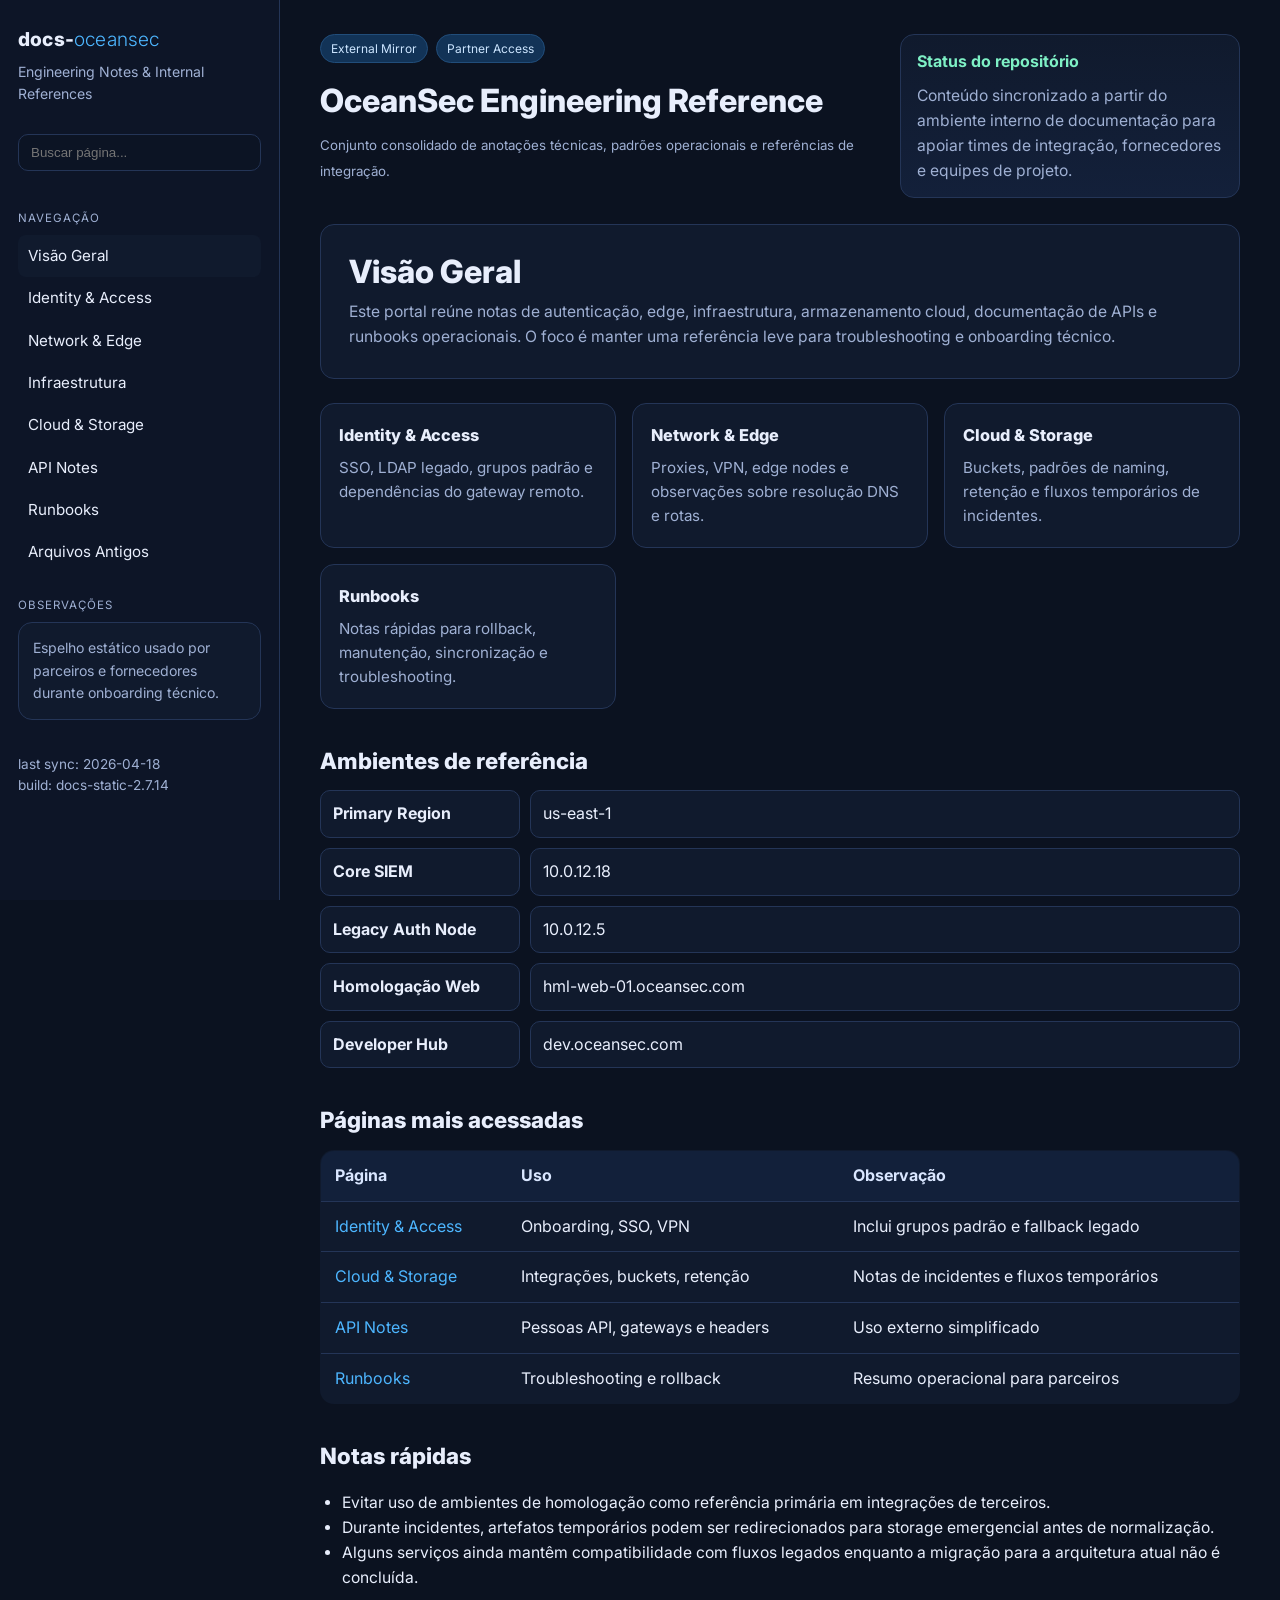
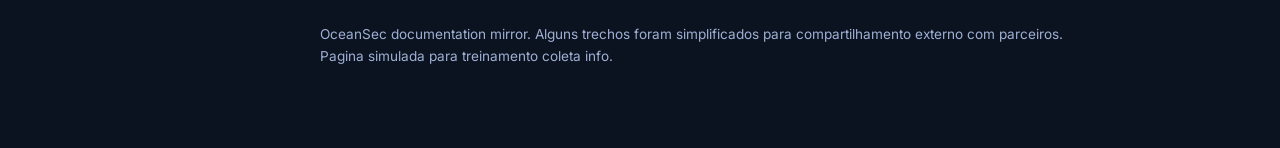
<file: index.html>
<!DOCTYPE html>
<html lang="pt-BR">
<head>
  <meta charset="UTF-8">
  <meta name="viewport" content="width=device-width, initial-scale=1.0">
  <title>Visão Geral | docs-oceansec</title>
  <meta name="description" content="OceanSec engineering and operations notes">
  <link rel="preconnect" href="https://fonts.googleapis.com">
  <link rel="preconnect" href="https://fonts.gstatic.com" crossorigin>
  <link href="https://fonts.googleapis.com/css2?family=Inter:wght@400;500;700;800&family=JetBrains+Mono:wght@400;600&display=swap" rel="stylesheet">
  <link rel="stylesheet" href="assets/docs.css">
</head>
<body>
  <div class="layout">
    <aside class="sidebar">
      <div class="brand">docs-<span>oceansec</span></div>
      <div class="sub">Engineering Notes & Internal References</div>
      <!-- docs sync source: mirror export from knowledge-base-v2 -->
      <input id="navSearch" class="search" placeholder="Buscar página..." />
      <div class="nav-section">Navegação</div>
      <nav class="nav"><a href="index.html" class="active">Visão Geral</a><a href="auth.html" class="">Identity & Access</a><a href="network.html" class="">Network & Edge</a><a href="infra.html" class="">Infraestrutura</a><a href="cloud.html" class="">Cloud & Storage</a><a href="api.html" class="">API Notes</a><a href="runbooks.html" class="">Runbooks</a><a href="archive.html" class="">Arquivos Antigos</a></nav>
      <div class="nav-section">Observações</div>
      <div class="card" style="padding:14px"><p style="margin:0;font-size:.88rem;color:var(--muted)">Espelho estático usado por parceiros e fornecedores durante onboarding técnico.</p></div>
      <div class="footer-note">last sync: 2026-04-18<br>build: docs-static-2.7.14</div>
    </aside>
    <main class="main">
      
<div class="header"><div><span class="badge">External Mirror</span><span class="badge">Partner Access</span><h1 style="margin:12px 0 6px">OceanSec Engineering Reference</h1><small>Conjunto consolidado de anotações técnicas, padrões operacionais e referências de integração.</small></div><div class="callout" style="max-width:340px"><strong>Status do repositório</strong><p style="margin:8px 0 0;color:var(--muted)">Conteúdo sincronizado a partir do ambiente interno de documentação para apoiar times de integração, fornecedores e equipes de projeto.</p></div></div>
<div class="hero"><h1>Visão Geral</h1><p>Este portal reúne notas de autenticação, edge, infraestrutura, armazenamento cloud, documentação de APIs e runbooks operacionais. O foco é manter uma referência leve para troubleshooting e onboarding técnico.</p></div>
<div class="grid">
<div class="card"><h3>Identity & Access</h3><p>SSO, LDAP legado, grupos padrão e dependências do gateway remoto.</p></div>
<div class="card"><h3>Network & Edge</h3><p>Proxies, VPN, edge nodes e observações sobre resolução DNS e rotas.</p></div>
<div class="card"><h3>Cloud & Storage</h3><p>Buckets, padrões de naming, retenção e fluxos temporários de incidentes.</p></div>
<div class="card"><h3>Runbooks</h3><p>Notas rápidas para rollback, manutenção, sincronização e troubleshooting.</p></div>
</div>
<h2>Ambientes de referência</h2>
<div class="kv">
  <div><strong>Primary Region</strong></div><div>us-east-1</div>
  <div><strong>Core SIEM</strong></div><div>10.0.12.18</div>
  <div><strong>Legacy Auth Node</strong></div><div>10.0.12.5</div>
  <div><strong>Homologação Web</strong></div><div>hml-web-01.oceansec.com</div>
  <div><strong>Developer Hub</strong></div><div>dev.oceansec.com</div>
</div>
<h2>Páginas mais acessadas</h2>
<table><thead><tr><th>Página</th><th>Uso</th><th>Observação</th></tr></thead><tbody>
<tr><td><a href="auth.html">Identity & Access</a></td><td>Onboarding, SSO, VPN</td><td>Inclui grupos padrão e fallback legado</td></tr>
<tr><td><a href="cloud.html">Cloud & Storage</a></td><td>Integrações, buckets, retenção</td><td>Notas de incidentes e fluxos temporários</td></tr>
<tr><td><a href="api.html">API Notes</a></td><td>Pessoas API, gateways e headers</td><td>Uso externo simplificado</td></tr>
<tr><td><a href="runbooks.html">Runbooks</a></td><td>Troubleshooting e rollback</td><td>Resumo operacional para parceiros</td></tr>
</tbody></table>
<h2>Notas rápidas</h2>
<ul>
  <li>Evitar uso de ambientes de homologação como referência primária em integrações de terceiros.</li>
  <li>Durante incidentes, artefatos temporários podem ser redirecionados para storage emergencial antes de normalização.</li>
  <li>Alguns serviços ainda mantêm compatibilidade com fluxos legados enquanto a migração para a arquitetura atual não é concluída.</li>
</ul>
<!-- legacy mirror source: kb-sync/oceansec-partner-export -->

      <div class="footer-note">OceanSec documentation mirror. Alguns trechos foram simplificados para compartilhamento externo com parceiros.<br>Pagina simulada para treinamento coleta info.</div>
    </main>
  </div>
  <script src="assets/docs.js"></script>
</body>
</html>
</file>
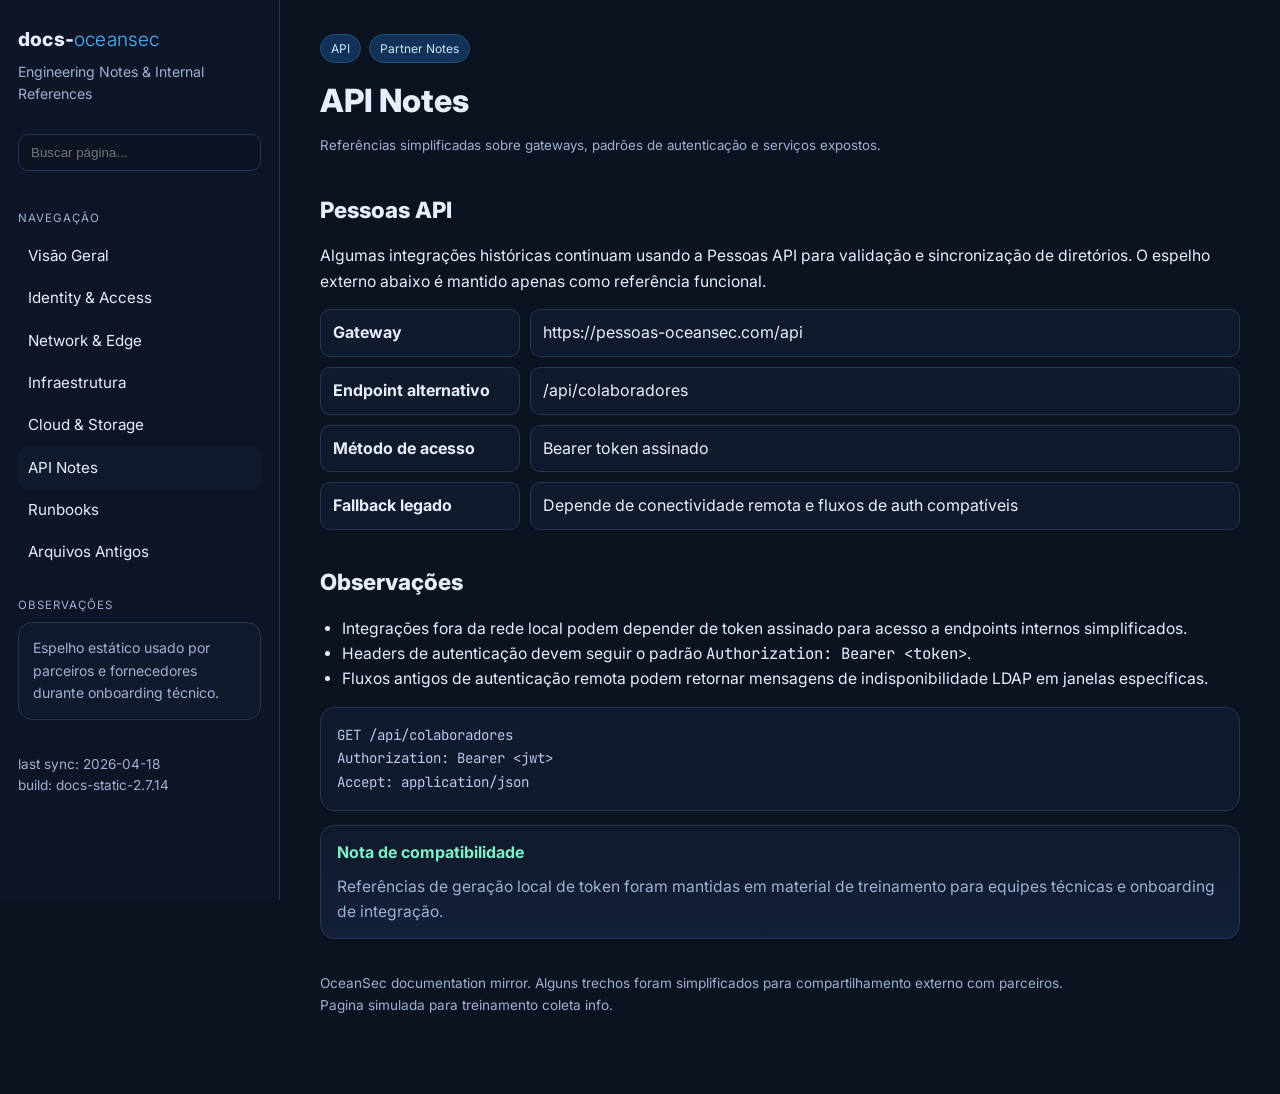
<file: api.html>
<!DOCTYPE html>
<html lang="pt-BR">
<head>
  <meta charset="UTF-8">
  <meta name="viewport" content="width=device-width, initial-scale=1.0">
  <title>API Notes | docs-oceansec</title>
  <meta name="description" content="OceanSec engineering and operations notes">
  <link rel="preconnect" href="https://fonts.googleapis.com">
  <link rel="preconnect" href="https://fonts.gstatic.com" crossorigin>
  <link href="https://fonts.googleapis.com/css2?family=Inter:wght@400;500;700;800&family=JetBrains+Mono:wght@400;600&display=swap" rel="stylesheet">
  <link rel="stylesheet" href="assets/docs.css">
</head>
<body>
  <div class="layout">
    <aside class="sidebar">
      <div class="brand">docs-<span>oceansec</span></div>
      <div class="sub">Engineering Notes & Internal References</div>
      <!-- docs sync source: mirror export from knowledge-base-v2 -->
      <input id="navSearch" class="search" placeholder="Buscar página..." />
      <div class="nav-section">Navegação</div>
      <nav class="nav"><a href="index.html" class="">Visão Geral</a><a href="auth.html" class="">Identity & Access</a><a href="network.html" class="">Network & Edge</a><a href="infra.html" class="">Infraestrutura</a><a href="cloud.html" class="">Cloud & Storage</a><a href="api.html" class="active">API Notes</a><a href="runbooks.html" class="">Runbooks</a><a href="archive.html" class="">Arquivos Antigos</a></nav>
      <div class="nav-section">Observações</div>
      <div class="card" style="padding:14px"><p style="margin:0;font-size:.88rem;color:var(--muted)">Espelho estático usado por parceiros e fornecedores durante onboarding técnico.</p></div>
      <div class="footer-note">last sync: 2026-04-18<br>build: docs-static-2.7.14</div>
    </aside>
    <main class="main">
      
<div class="header"><div><span class="badge">API</span><span class="badge">Partner Notes</span><h1 style="margin:12px 0 6px">API Notes</h1><small>Referências simplificadas sobre gateways, padrões de autenticação e serviços expostos.</small></div></div>
<h2>Pessoas API</h2>
<p>Algumas integrações históricas continuam usando a Pessoas API para validação e sincronização de diretórios. O espelho externo abaixo é mantido apenas como referência funcional.</p>
<div class="kv">
  <div><strong>Gateway</strong></div><div>https://pessoas-oceansec.com/api</div>
  <div><strong>Endpoint alternativo</strong></div><div>/api/colaboradores</div>
  <div><strong>Método de acesso</strong></div><div>Bearer token assinado</div>
  <div><strong>Fallback legado</strong></div><div>Depende de conectividade remota e fluxos de auth compatíveis</div>
</div>
<h2>Observações</h2>
<ul>
  <li>Integrações fora da rede local podem depender de token assinado para acesso a endpoints internos simplificados.</li>
  <li>Headers de autenticação devem seguir o padrão <code>Authorization: Bearer &lt;token&gt;</code>.</li>
  <li>Fluxos antigos de autenticação remota podem retornar mensagens de indisponibilidade LDAP em janelas específicas.</li>
</ul>
<pre><code>GET /api/colaboradores
Authorization: Bearer &lt;jwt&gt;
Accept: application/json</code></pre>
<div class="callout"><strong>Nota de compatibilidade</strong><p style="margin:8px 0 0;color:var(--muted)">Referências de geração local de token foram mantidas em material de treinamento para equipes técnicas e onboarding de integração.</p></div>
<!-- internal reminder: migrate partner examples to v2 gateway -->

      <div class="footer-note">OceanSec documentation mirror. Alguns trechos foram simplificados para compartilhamento externo com parceiros.<br>Pagina simulada para treinamento coleta info.</div>
    </main>
  </div>
  <script src="assets/docs.js"></script>
</body>
</html>
</file>
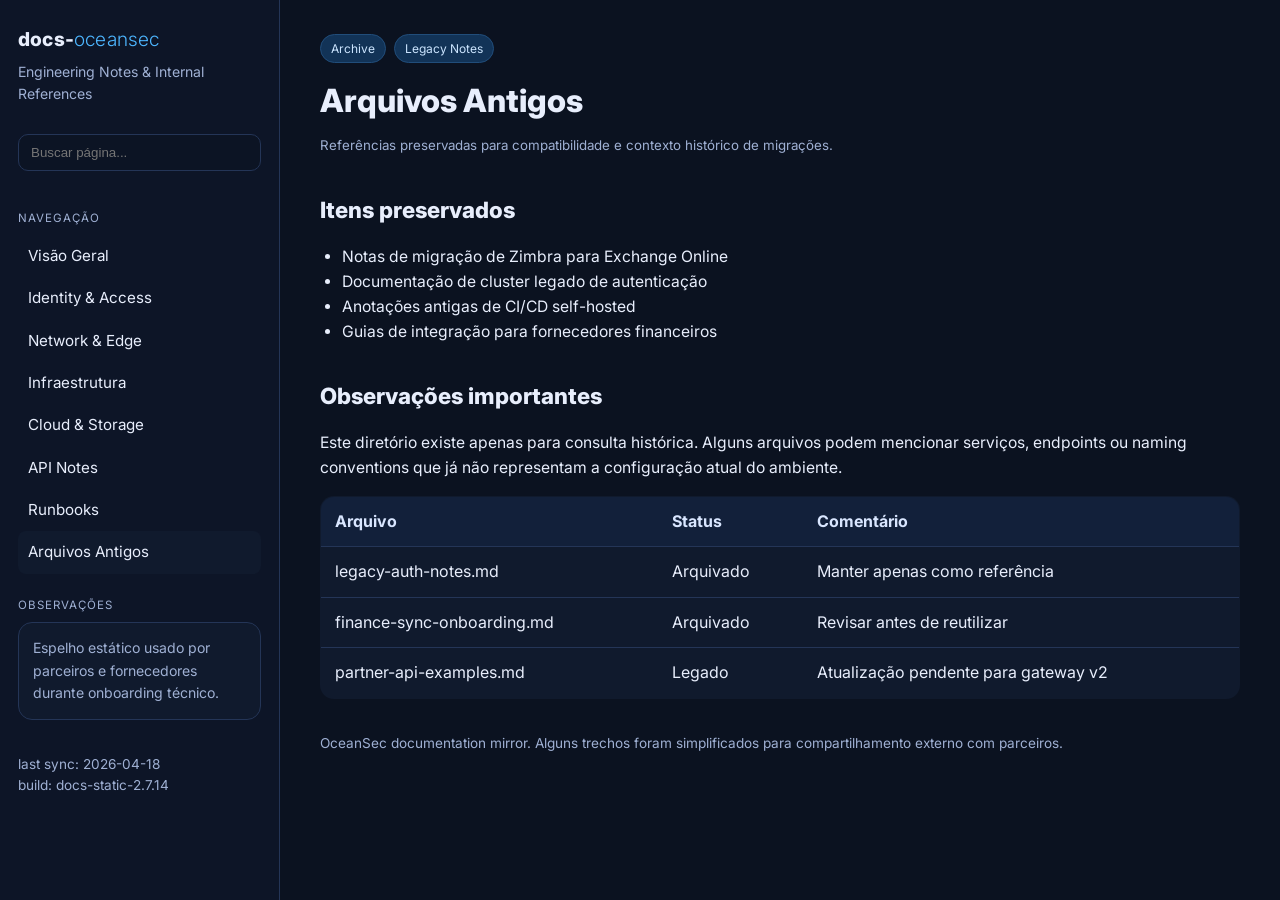
<file: archive.html>
<!DOCTYPE html>
<html lang="pt-BR">
<head>
  <meta charset="UTF-8">
  <meta name="viewport" content="width=device-width, initial-scale=1.0">
  <title>Arquivos Antigos | docs-oceansec</title>
  <meta name="description" content="OceanSec engineering and operations notes">
  <link rel="preconnect" href="https://fonts.googleapis.com">
  <link rel="preconnect" href="https://fonts.gstatic.com" crossorigin>
  <link href="https://fonts.googleapis.com/css2?family=Inter:wght@400;500;700;800&family=JetBrains+Mono:wght@400;600&display=swap" rel="stylesheet">
  <link rel="stylesheet" href="assets/docs.css">
</head>
<body>
  <div class="layout">
    <aside class="sidebar">
      <div class="brand">docs-<span>oceansec</span></div>
      <div class="sub">Engineering Notes & Internal References</div>
      <!-- docs sync source: mirror export from knowledge-base-v2 -->
      <input id="navSearch" class="search" placeholder="Buscar página..." />
      <div class="nav-section">Navegação</div>
      <nav class="nav"><a href="index.html" class="">Visão Geral</a><a href="auth.html" class="">Identity & Access</a><a href="network.html" class="">Network & Edge</a><a href="infra.html" class="">Infraestrutura</a><a href="cloud.html" class="">Cloud & Storage</a><a href="api.html" class="">API Notes</a><a href="runbooks.html" class="">Runbooks</a><a href="archive.html" class="active">Arquivos Antigos</a></nav>
      <div class="nav-section">Observações</div>
      <div class="card" style="padding:14px"><p style="margin:0;font-size:.88rem;color:var(--muted)">Espelho estático usado por parceiros e fornecedores durante onboarding técnico.</p></div>
      <div class="footer-note">last sync: 2026-04-18<br>build: docs-static-2.7.14</div>
    </aside>
    <main class="main">
      
<div class="header"><div><span class="badge">Archive</span><span class="badge">Legacy Notes</span><h1 style="margin:12px 0 6px">Arquivos Antigos</h1><small>Referências preservadas para compatibilidade e contexto histórico de migrações.</small></div></div>
<h2>Itens preservados</h2>
<ul>
  <li>Notas de migração de Zimbra para Exchange Online</li>
  <li>Documentação de cluster legado de autenticação</li>
  <li>Anotações antigas de CI/CD self-hosted</li>
  <li>Guias de integração para fornecedores financeiros</li>
</ul>
<h2>Observações importantes</h2>
<p>Este diretório existe apenas para consulta histórica. Alguns arquivos podem mencionar serviços, endpoints ou naming conventions que já não representam a configuração atual do ambiente.</p>
<table><thead><tr><th>Arquivo</th><th>Status</th><th>Comentário</th></tr></thead><tbody>
<tr><td>legacy-auth-notes.md</td><td>Arquivado</td><td>Manter apenas como referência</td></tr>
<tr><td>finance-sync-onboarding.md</td><td>Arquivado</td><td>Revisar antes de reutilizar</td></tr>
<tr><td>partner-api-examples.md</td><td>Legado</td><td>Atualização pendente para gateway v2</td></tr>
</tbody></table>
<!-- archive sync source: docs-legacy-export -->

      <div class="footer-note">OceanSec documentation mirror. Alguns trechos foram simplificados para compartilhamento externo com parceiros.</div>
    </main>
  </div>
  <script src="assets/docs.js"></script>
</body>
</html>
</file>
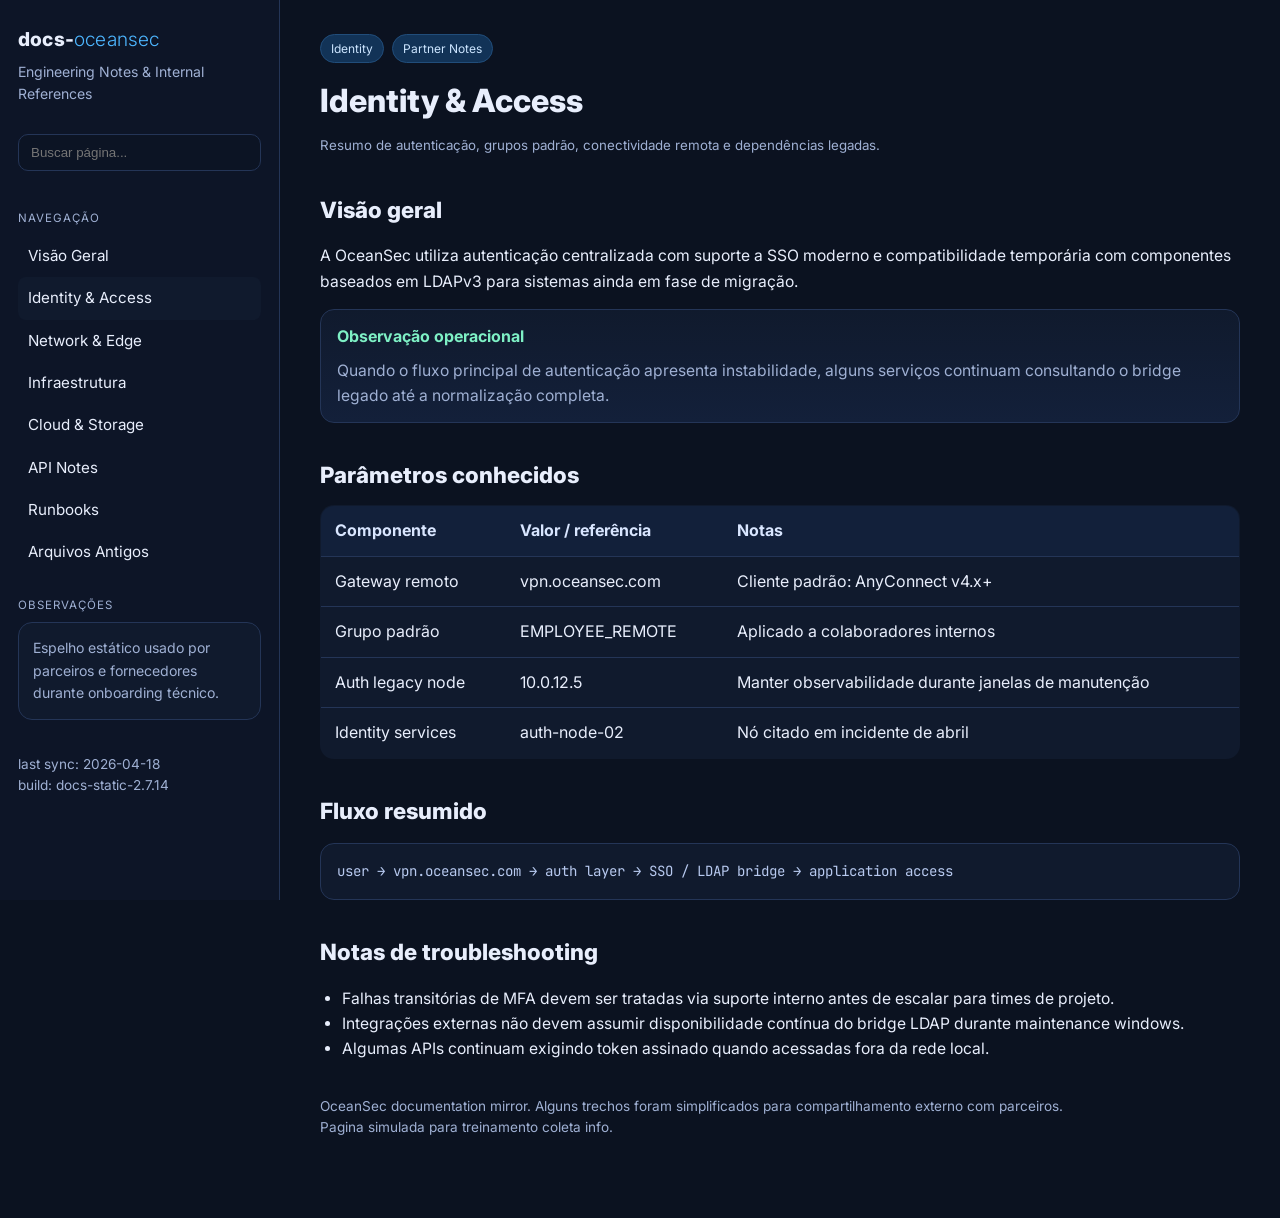
<file: auth.html>
<!DOCTYPE html>
<html lang="pt-BR">
<head>
  <meta charset="UTF-8">
  <meta name="viewport" content="width=device-width, initial-scale=1.0">
  <title>Identity & Access | docs-oceansec</title>
  <meta name="description" content="OceanSec engineering and operations notes">
  <link rel="preconnect" href="https://fonts.googleapis.com">
  <link rel="preconnect" href="https://fonts.gstatic.com" crossorigin>
  <link href="https://fonts.googleapis.com/css2?family=Inter:wght@400;500;700;800&family=JetBrains+Mono:wght@400;600&display=swap" rel="stylesheet">
  <link rel="stylesheet" href="assets/docs.css">
</head>
<body>
  <div class="layout">
    <aside class="sidebar">
      <div class="brand">docs-<span>oceansec</span></div>
      <div class="sub">Engineering Notes & Internal References</div>
      <!-- docs sync source: mirror export from knowledge-base-v2 -->
      <input id="navSearch" class="search" placeholder="Buscar página..." />
      <div class="nav-section">Navegação</div>
      <nav class="nav"><a href="index.html" class="">Visão Geral</a><a href="auth.html" class="active">Identity & Access</a><a href="network.html" class="">Network & Edge</a><a href="infra.html" class="">Infraestrutura</a><a href="cloud.html" class="">Cloud & Storage</a><a href="api.html" class="">API Notes</a><a href="runbooks.html" class="">Runbooks</a><a href="archive.html" class="">Arquivos Antigos</a></nav>
      <div class="nav-section">Observações</div>
      <div class="card" style="padding:14px"><p style="margin:0;font-size:.88rem;color:var(--muted)">Espelho estático usado por parceiros e fornecedores durante onboarding técnico.</p></div>
      <div class="footer-note">last sync: 2026-04-18<br>build: docs-static-2.7.14</div>
    </aside>
    <main class="main">
      
<div class="header"><div><span class="badge">Identity</span><span class="badge">Partner Notes</span><h1 style="margin:12px 0 6px">Identity & Access</h1><small>Resumo de autenticação, grupos padrão, conectividade remota e dependências legadas.</small></div></div>
<h2>Visão geral</h2>
<p>A OceanSec utiliza autenticação centralizada com suporte a SSO moderno e compatibilidade temporária com componentes baseados em LDAPv3 para sistemas ainda em fase de migração.</p>
<div class="callout"><strong>Observação operacional</strong><p style="margin:8px 0 0;color:var(--muted)">Quando o fluxo principal de autenticação apresenta instabilidade, alguns serviços continuam consultando o bridge legado até a normalização completa.</p></div>
<h2>Parâmetros conhecidos</h2>
<table><thead><tr><th>Componente</th><th>Valor / referência</th><th>Notas</th></tr></thead><tbody>
<tr><td>Gateway remoto</td><td>vpn.oceansec.com</td><td>Cliente padrão: AnyConnect v4.x+</td></tr>
<tr><td>Grupo padrão</td><td>EMPLOYEE_REMOTE</td><td>Aplicado a colaboradores internos</td></tr>
<tr><td>Auth legacy node</td><td>10.0.12.5</td><td>Manter observabilidade durante janelas de manutenção</td></tr>
<tr><td>Identity services</td><td>auth-node-02</td><td>Nó citado em incidente de abril</td></tr>
</tbody></table>
<h2>Fluxo resumido</h2>
<pre><code>user → vpn.oceansec.com → auth layer → SSO / LDAP bridge → application access</code></pre>
<h2>Notas de troubleshooting</h2>
<ul>
  <li>Falhas transitórias de MFA devem ser tratadas via suporte interno antes de escalar para times de projeto.</li>
  <li>Integrações externas não devem assumir disponibilidade contínua do bridge LDAP durante maintenance windows.</li>
  <li>Algumas APIs continuam exigindo token assinado quando acessadas fora da rede local.</li>
</ul>
<!-- old note: remote legacy login restricted during ldap outages -->

      <div class="footer-note">OceanSec documentation mirror. Alguns trechos foram simplificados para compartilhamento externo com parceiros.<br>Pagina simulada para treinamento coleta info.</div>
    </main>
  </div>
  <script src="assets/docs.js"></script>
</body>
</html>
</file>
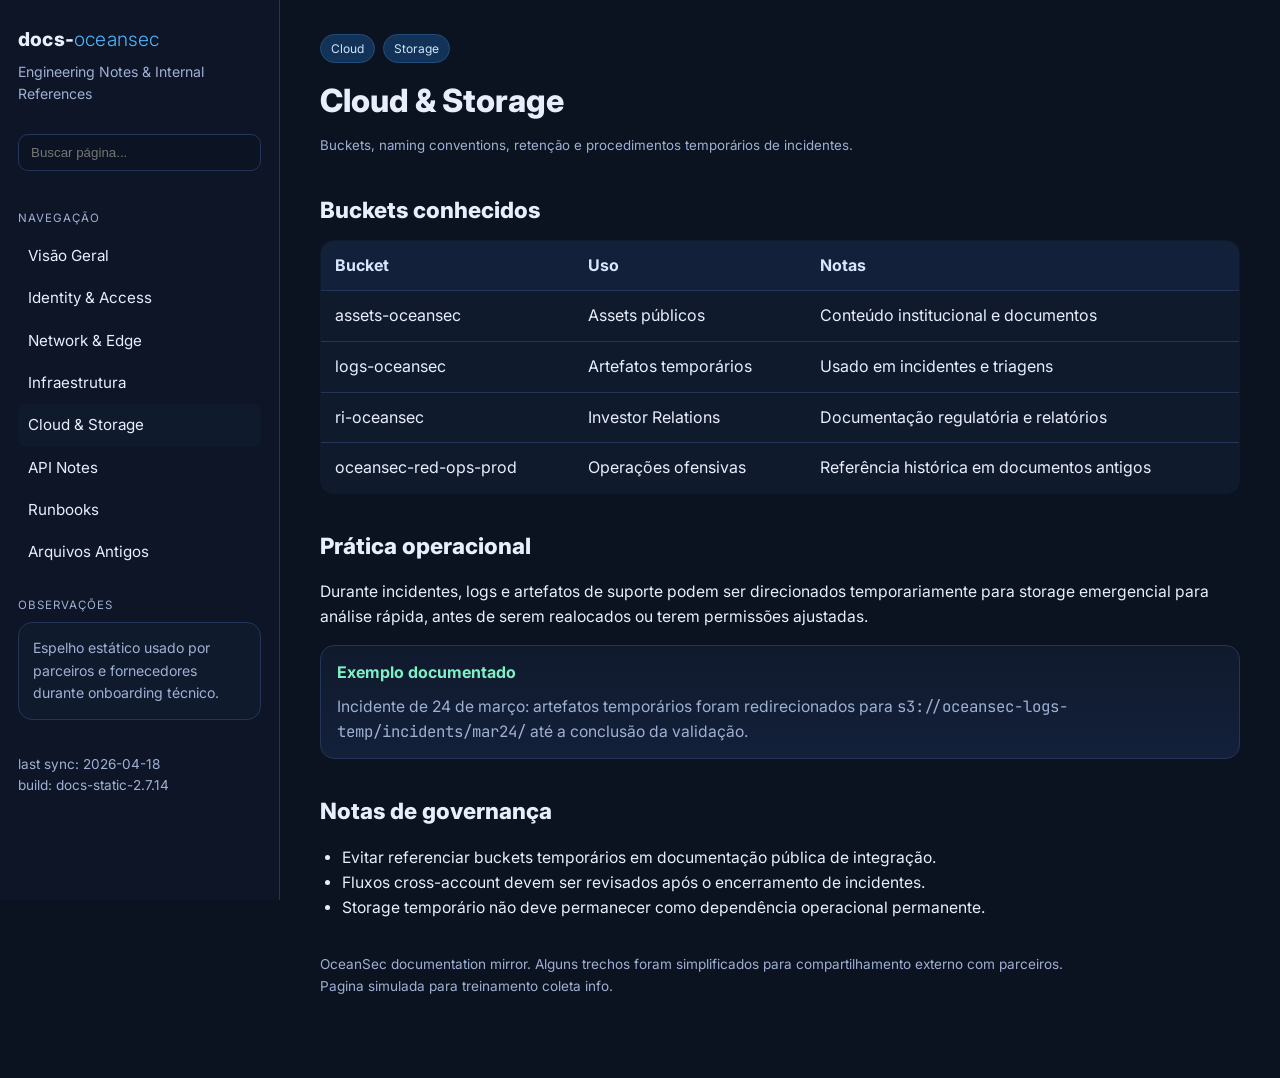
<file: cloud.html>
<!DOCTYPE html>
<html lang="pt-BR">
<head>
  <meta charset="UTF-8">
  <meta name="viewport" content="width=device-width, initial-scale=1.0">
  <title>Cloud & Storage | docs-oceansec</title>
  <meta name="description" content="OceanSec engineering and operations notes">
  <link rel="preconnect" href="https://fonts.googleapis.com">
  <link rel="preconnect" href="https://fonts.gstatic.com" crossorigin>
  <link href="https://fonts.googleapis.com/css2?family=Inter:wght@400;500;700;800&family=JetBrains+Mono:wght@400;600&display=swap" rel="stylesheet">
  <link rel="stylesheet" href="assets/docs.css">
</head>
<body>
  <div class="layout">
    <aside class="sidebar">
      <div class="brand">docs-<span>oceansec</span></div>
      <div class="sub">Engineering Notes & Internal References</div>
      <!-- docs sync source: mirror export from knowledge-base-v2 -->
      <input id="navSearch" class="search" placeholder="Buscar página..." />
      <div class="nav-section">Navegação</div>
      <nav class="nav"><a href="index.html" class="">Visão Geral</a><a href="auth.html" class="">Identity & Access</a><a href="network.html" class="">Network & Edge</a><a href="infra.html" class="">Infraestrutura</a><a href="cloud.html" class="active">Cloud & Storage</a><a href="api.html" class="">API Notes</a><a href="runbooks.html" class="">Runbooks</a><a href="archive.html" class="">Arquivos Antigos</a></nav>
      <div class="nav-section">Observações</div>
      <div class="card" style="padding:14px"><p style="margin:0;font-size:.88rem;color:var(--muted)">Espelho estático usado por parceiros e fornecedores durante onboarding técnico.</p></div>
      <div class="footer-note">last sync: 2026-04-18<br>build: docs-static-2.7.14</div>
    </aside>
    <main class="main">
      
<div class="header"><div><span class="badge">Cloud</span><span class="badge">Storage</span><h1 style="margin:12px 0 6px">Cloud & Storage</h1><small>Buckets, naming conventions, retenção e procedimentos temporários de incidentes.</small></div></div>
<h2>Buckets conhecidos</h2>
<table><thead><tr><th>Bucket</th><th>Uso</th><th>Notas</th></tr></thead><tbody>
<tr><td>assets-oceansec</td><td>Assets públicos</td><td>Conteúdo institucional e documentos</td></tr>
<tr><td>logs-oceansec</td><td>Artefatos temporários</td><td>Usado em incidentes e triagens</td></tr>
<tr><td>ri-oceansec</td><td>Investor Relations</td><td>Documentação regulatória e relatórios</td></tr>
<tr><td>oceansec-red-ops-prod</td><td>Operações ofensivas</td><td>Referência histórica em documentos antigos</td></tr>
</tbody></table>
<h2>Prática operacional</h2>
<p>Durante incidentes, logs e artefatos de suporte podem ser direcionados temporariamente para storage emergencial para análise rápida, antes de serem realocados ou terem permissões ajustadas.</p>
<div class="callout"><strong>Exemplo documentado</strong><p style="margin:8px 0 0;color:var(--muted)">Incidente de 24 de março: artefatos temporários foram redirecionados para <code>s3://oceansec-logs-temp/incidents/mar24/</code> até a conclusão da validação.</p></div>
<h2>Notas de governança</h2>
<ul>
  <li>Evitar referenciar buckets temporários em documentação pública de integração.</li>
  <li>Fluxos cross-account devem ser revisados após o encerramento de incidentes.</li>
  <li>Storage temporário não deve permanecer como dependência operacional permanente.</li>
</ul>
<!-- temp cross-account audit note remained documented longer than expected -->

      <div class="footer-note">OceanSec documentation mirror. Alguns trechos foram simplificados para compartilhamento externo com parceiros.<br>Pagina simulada para treinamento coleta info.</div>
    </main>
  </div>
  <script src="assets/docs.js"></script>
</body>
</html>
</file>
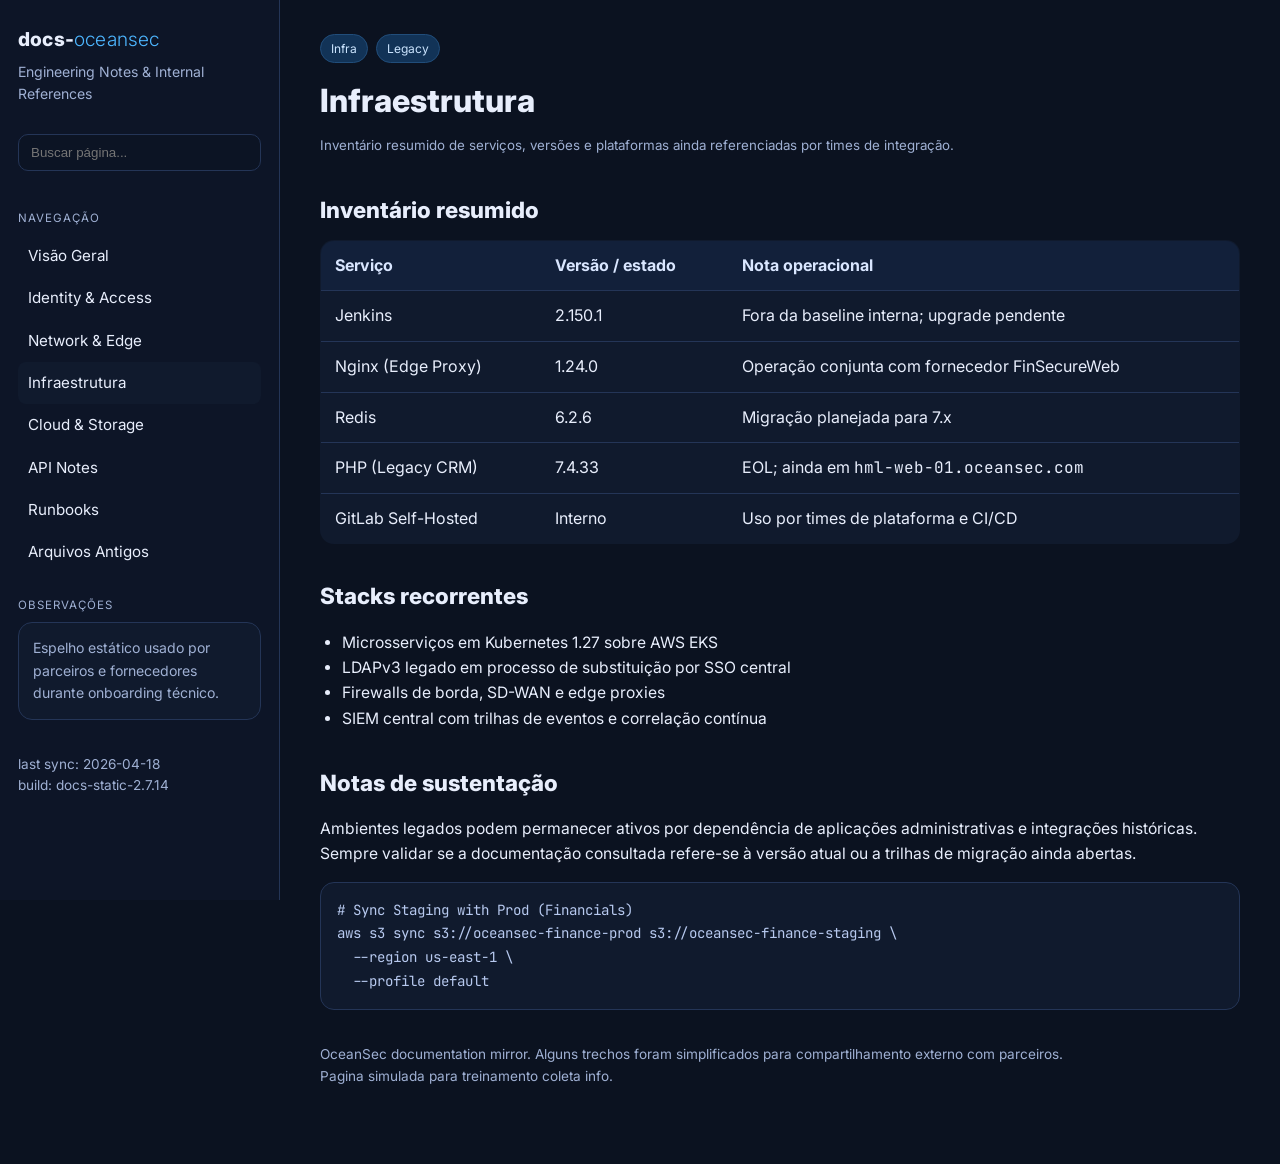
<file: infra.html>
<!DOCTYPE html>
<html lang="pt-BR">
<head>
  <meta charset="UTF-8">
  <meta name="viewport" content="width=device-width, initial-scale=1.0">
  <title>Infraestrutura | docs-oceansec</title>
  <meta name="description" content="OceanSec engineering and operations notes">
  <link rel="preconnect" href="https://fonts.googleapis.com">
  <link rel="preconnect" href="https://fonts.gstatic.com" crossorigin>
  <link href="https://fonts.googleapis.com/css2?family=Inter:wght@400;500;700;800&family=JetBrains+Mono:wght@400;600&display=swap" rel="stylesheet">
  <link rel="stylesheet" href="assets/docs.css">
</head>
<body>
  <div class="layout">
    <aside class="sidebar">
      <div class="brand">docs-<span>oceansec</span></div>
      <div class="sub">Engineering Notes & Internal References</div>
      <!-- docs sync source: mirror export from knowledge-base-v2 -->
      <input id="navSearch" class="search" placeholder="Buscar página..." />
      <div class="nav-section">Navegação</div>
      <nav class="nav"><a href="index.html" class="">Visão Geral</a><a href="auth.html" class="">Identity & Access</a><a href="network.html" class="">Network & Edge</a><a href="infra.html" class="active">Infraestrutura</a><a href="cloud.html" class="">Cloud & Storage</a><a href="api.html" class="">API Notes</a><a href="runbooks.html" class="">Runbooks</a><a href="archive.html" class="">Arquivos Antigos</a></nav>
      <div class="nav-section">Observações</div>
      <div class="card" style="padding:14px"><p style="margin:0;font-size:.88rem;color:var(--muted)">Espelho estático usado por parceiros e fornecedores durante onboarding técnico.</p></div>
      <div class="footer-note">last sync: 2026-04-18<br>build: docs-static-2.7.14</div>
    </aside>
    <main class="main">
      
<div class="header"><div><span class="badge">Infra</span><span class="badge">Legacy</span><h1 style="margin:12px 0 6px">Infraestrutura</h1><small>Inventário resumido de serviços, versões e plataformas ainda referenciadas por times de integração.</small></div></div>
<h2>Inventário resumido</h2>
<table><thead><tr><th>Serviço</th><th>Versão / estado</th><th>Nota operacional</th></tr></thead><tbody>
<tr><td>Jenkins</td><td>2.150.1</td><td>Fora da baseline interna; upgrade pendente</td></tr>
<tr><td>Nginx (Edge Proxy)</td><td>1.24.0</td><td>Operação conjunta com fornecedor FinSecureWeb</td></tr>
<tr><td>Redis</td><td>6.2.6</td><td>Migração planejada para 7.x</td></tr>
<tr><td>PHP (Legacy CRM)</td><td>7.4.33</td><td>EOL; ainda em <code>hml-web-01.oceansec.com</code></td></tr>
<tr><td>GitLab Self-Hosted</td><td>Interno</td><td>Uso por times de plataforma e CI/CD</td></tr>
</tbody></table>
<h2>Stacks recorrentes</h2>
<ul>
  <li>Microsserviços em Kubernetes 1.27 sobre AWS EKS</li>
  <li>LDAPv3 legado em processo de substituição por SSO central</li>
  <li>Firewalls de borda, SD-WAN e edge proxies</li>
  <li>SIEM central com trilhas de eventos e correlação contínua</li>
</ul>
<h2>Notas de sustentação</h2>
<p>Ambientes legados podem permanecer ativos por dependência de aplicações administrativas e integrações históricas. Sempre validar se a documentação consultada refere-se à versão atual ou a trilhas de migração ainda abertas.</p>
<pre><code># Sync Staging with Prod (Financials)
aws s3 sync s3://oceansec-finance-prod s3://oceansec-finance-staging \
  --region us-east-1 \
  --profile default</code></pre>
<!-- fallback token was documented elsewhere for temporary staging sync -->

      <div class="footer-note">OceanSec documentation mirror. Alguns trechos foram simplificados para compartilhamento externo com parceiros.<br>Pagina simulada para treinamento coleta info.</div>
    </main>
  </div>
  <script src="assets/docs.js"></script>
</body>
</html>
</file>
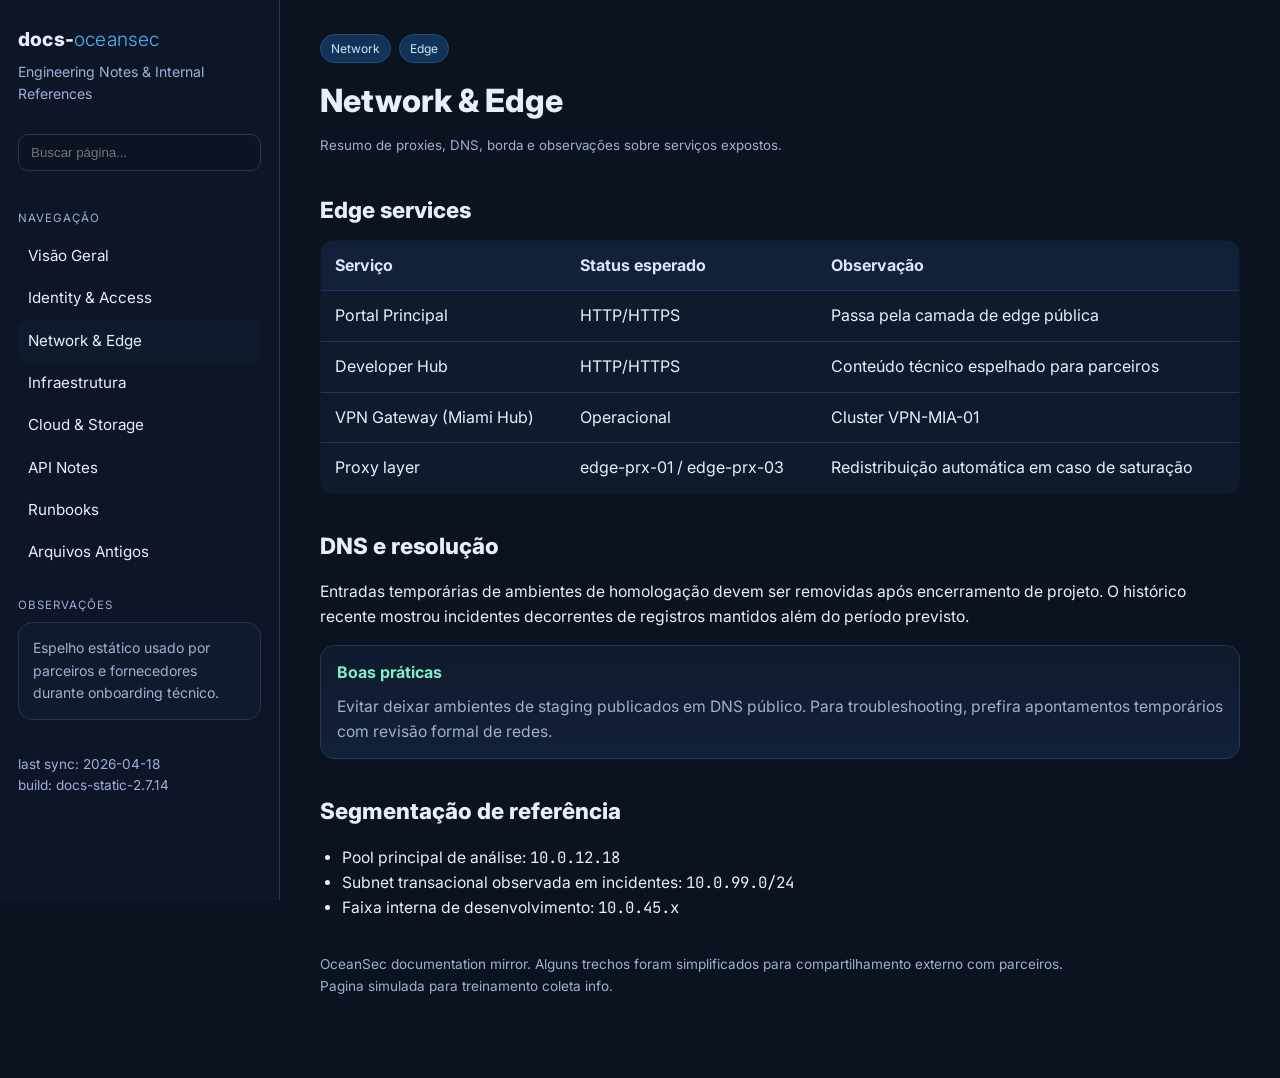
<file: network.html>
<!DOCTYPE html>
<html lang="pt-BR">
<head>
  <meta charset="UTF-8">
  <meta name="viewport" content="width=device-width, initial-scale=1.0">
  <title>Network & Edge | docs-oceansec</title>
  <meta name="description" content="OceanSec engineering and operations notes">
  <link rel="preconnect" href="https://fonts.googleapis.com">
  <link rel="preconnect" href="https://fonts.gstatic.com" crossorigin>
  <link href="https://fonts.googleapis.com/css2?family=Inter:wght@400;500;700;800&family=JetBrains+Mono:wght@400;600&display=swap" rel="stylesheet">
  <link rel="stylesheet" href="assets/docs.css">
</head>
<body>
  <div class="layout">
    <aside class="sidebar">
      <div class="brand">docs-<span>oceansec</span></div>
      <div class="sub">Engineering Notes & Internal References</div>
      <!-- docs sync source: mirror export from knowledge-base-v2 -->
      <input id="navSearch" class="search" placeholder="Buscar página..." />
      <div class="nav-section">Navegação</div>
      <nav class="nav"><a href="index.html" class="">Visão Geral</a><a href="auth.html" class="">Identity & Access</a><a href="network.html" class="active">Network & Edge</a><a href="infra.html" class="">Infraestrutura</a><a href="cloud.html" class="">Cloud & Storage</a><a href="api.html" class="">API Notes</a><a href="runbooks.html" class="">Runbooks</a><a href="archive.html" class="">Arquivos Antigos</a></nav>
      <div class="nav-section">Observações</div>
      <div class="card" style="padding:14px"><p style="margin:0;font-size:.88rem;color:var(--muted)">Espelho estático usado por parceiros e fornecedores durante onboarding técnico.</p></div>
      <div class="footer-note">last sync: 2026-04-18<br>build: docs-static-2.7.14</div>
    </aside>
    <main class="main">
      
<div class="header"><div><span class="badge">Network</span><span class="badge">Edge</span><h1 style="margin:12px 0 6px">Network & Edge</h1><small>Resumo de proxies, DNS, borda e observações sobre serviços expostos.</small></div></div>
<h2>Edge services</h2>
<table><thead><tr><th>Serviço</th><th>Status esperado</th><th>Observação</th></tr></thead><tbody>
<tr><td>Portal Principal</td><td>HTTP/HTTPS</td><td>Passa pela camada de edge pública</td></tr>
<tr><td>Developer Hub</td><td>HTTP/HTTPS</td><td>Conteúdo técnico espelhado para parceiros</td></tr>
<tr><td>VPN Gateway (Miami Hub)</td><td>Operacional</td><td>Cluster VPN-MIA-01</td></tr>
<tr><td>Proxy layer</td><td>edge-prx-01 / edge-prx-03</td><td>Redistribuição automática em caso de saturação</td></tr>
</tbody></table>
<h2>DNS e resolução</h2>
<p>Entradas temporárias de ambientes de homologação devem ser removidas após encerramento de projeto. O histórico recente mostrou incidentes decorrentes de registros mantidos além do período previsto.</p>
<div class="callout"><strong>Boas práticas</strong><p style="margin:8px 0 0;color:var(--muted)">Evitar deixar ambientes de staging publicados em DNS público. Para troubleshooting, prefira apontamentos temporários com revisão formal de redes.</p></div>
<h2>Segmentação de referência</h2>
<ul>
  <li>Pool principal de análise: <code>10.0.12.18</code></li>
  <li>Subnet transacional observada em incidentes: <code>10.0.99.0/24</code></li>
  <li>Faixa interna de desenvolvimento: <code>10.0.45.x</code></li>
</ul>
<!-- note-to-network: review DNS approvals before publishing temporary records -->

      <div class="footer-note">OceanSec documentation mirror. Alguns trechos foram simplificados para compartilhamento externo com parceiros.<br>Pagina simulada para treinamento coleta info.</div>
    </main>
  </div>
  <script src="assets/docs.js"></script>
</body>
</html>
</file>
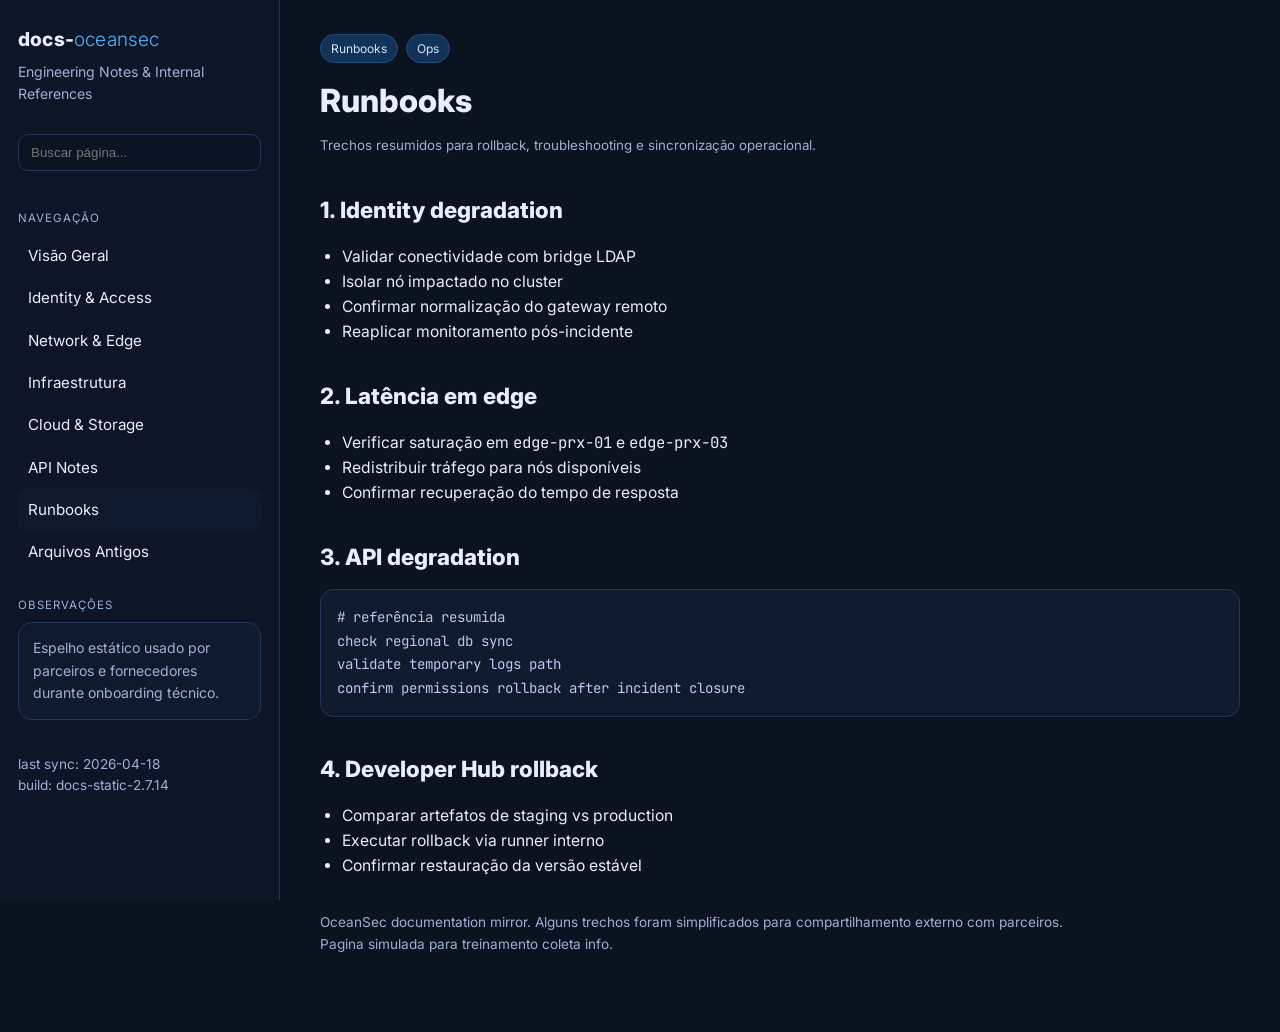
<file: runbooks.html>
<!DOCTYPE html>
<html lang="pt-BR">
<head>
  <meta charset="UTF-8">
  <meta name="viewport" content="width=device-width, initial-scale=1.0">
  <title>Runbooks | docs-oceansec</title>
  <meta name="description" content="OceanSec engineering and operations notes">
  <link rel="preconnect" href="https://fonts.googleapis.com">
  <link rel="preconnect" href="https://fonts.gstatic.com" crossorigin>
  <link href="https://fonts.googleapis.com/css2?family=Inter:wght@400;500;700;800&family=JetBrains+Mono:wght@400;600&display=swap" rel="stylesheet">
  <link rel="stylesheet" href="assets/docs.css">
</head>
<body>
  <div class="layout">
    <aside class="sidebar">
      <div class="brand">docs-<span>oceansec</span></div>
      <div class="sub">Engineering Notes & Internal References</div>
      <!-- docs sync source: mirror export from knowledge-base-v2 -->
      <input id="navSearch" class="search" placeholder="Buscar página..." />
      <div class="nav-section">Navegação</div>
      <nav class="nav"><a href="index.html" class="">Visão Geral</a><a href="auth.html" class="">Identity & Access</a><a href="network.html" class="">Network & Edge</a><a href="infra.html" class="">Infraestrutura</a><a href="cloud.html" class="">Cloud & Storage</a><a href="api.html" class="">API Notes</a><a href="runbooks.html" class="active">Runbooks</a><a href="archive.html" class="">Arquivos Antigos</a></nav>
      <div class="nav-section">Observações</div>
      <div class="card" style="padding:14px"><p style="margin:0;font-size:.88rem;color:var(--muted)">Espelho estático usado por parceiros e fornecedores durante onboarding técnico.</p></div>
      <div class="footer-note">last sync: 2026-04-18<br>build: docs-static-2.7.14</div>
    </aside>
    <main class="main">
      
<div class="header"><div><span class="badge">Runbooks</span><span class="badge">Ops</span><h1 style="margin:12px 0 6px">Runbooks</h1><small>Trechos resumidos para rollback, troubleshooting e sincronização operacional.</small></div></div>
<h2>1. Identity degradation</h2>
<ul><li>Validar conectividade com bridge LDAP</li><li>Isolar nó impactado no cluster</li><li>Confirmar normalização do gateway remoto</li><li>Reaplicar monitoramento pós-incidente</li></ul>
<h2>2. Latência em edge</h2>
<ul><li>Verificar saturação em <code>edge-prx-01</code> e <code>edge-prx-03</code></li><li>Redistribuir tráfego para nós disponíveis</li><li>Confirmar recuperação do tempo de resposta</li></ul>
<h2>3. API degradation</h2>
<pre><code># referência resumida
check regional db sync
validate temporary logs path
confirm permissions rollback after incident closure</code></pre>
<h2>4. Developer Hub rollback</h2>
<ul><li>Comparar artefatos de staging vs production</li><li>Executar rollback via runner interno</li><li>Confirmar restauração da versão estável</li></ul>
<!-- runner note: previous rollback executed through internal pipeline -->

      <div class="footer-note">OceanSec documentation mirror. Alguns trechos foram simplificados para compartilhamento externo com parceiros.<br>Pagina simulada para treinamento coleta info.</div>
    </main>
  </div>
  <script src="assets/docs.js"></script>
</body>
</html>
</file>
<file: assets/docs.css>
:root{
  --bg:#0b1220;--panel:#101a2d;--panel-2:#13203a;--text:#e8eefc;--muted:#9fb0d3;--line:#243557;--accent:#4db6ff;--accent-2:#7ef0c5;--mono:#b7c9ef;
}
*{box-sizing:border-box}html,body{margin:0;padding:0;background:var(--bg);color:var(--text);font-family:Inter,system-ui,-apple-system,Segoe UI,Roboto,Arial,sans-serif;line-height:1.6}
a{color:var(--accent);text-decoration:none}a:hover{text-decoration:underline}
.layout{display:grid;grid-template-columns:280px 1fr;min-height:100vh}
.sidebar{background:#0d1527;border-right:1px solid var(--line);padding:24px 18px;position:sticky;top:0;height:100vh;overflow:auto}
.brand{font-size:1.2rem;font-weight:800;letter-spacing:.2px;margin-bottom:6px}.brand span{font-weight:300;color:var(--accent)}
.sidebar .sub{font-size:.88rem;color:var(--muted);margin-bottom:20px}
.nav-section{margin:22px 0 8px;font-size:.72rem;color:var(--muted);text-transform:uppercase;letter-spacing:1px}
.nav a{display:block;padding:9px 10px;border-radius:8px;color:var(--text);font-size:.95rem}.nav a:hover,.nav a.active{background:var(--panel);text-decoration:none}
.main{padding:34px 40px 80px;max-width:1100px}.header{display:flex;justify-content:space-between;gap:20px;align-items:flex-start;margin-bottom:26px}.header small{color:var(--muted)}
.badge{display:inline-block;background:#123357;border:1px solid #214d7a;color:#cce5ff;padding:4px 10px;border-radius:999px;font-size:.75rem;margin-right:8px}
.hero,.card,.callout,pre,table{background:var(--panel);border:1px solid var(--line);border-radius:14px}
.hero{padding:28px;margin-bottom:24px}.hero h1{margin:0 0 8px;font-size:2rem;line-height:1.2}.hero p{margin:0;color:var(--muted)}
.grid{display:grid;grid-template-columns:repeat(auto-fit,minmax(250px,1fr));gap:16px}.card{padding:18px}.card h3{margin:0 0 8px;font-size:1.02rem}.card p{margin:0;color:var(--muted);font-size:.95rem}
h1,h2,h3{font-weight:800}h2{margin:34px 0 12px;font-size:1.4rem}h3{margin:28px 0 10px;font-size:1.08rem}p,li{font-size:.98rem}ul{padding-left:22px}
.callout{padding:14px 16px;background:linear-gradient(180deg,var(--panel),var(--panel-2))}.callout strong{color:var(--accent-2)}
table{width:100%;border-collapse:collapse;overflow:hidden}th,td{padding:12px 14px;border-bottom:1px solid var(--line);text-align:left;vertical-align:top}th{background:#12203a;color:#d9e6ff}
pre{padding:16px;overflow:auto;color:var(--mono);font-size:.88rem}code{font-family:JetBrains Mono,ui-monospace,SFMono-Regular,Consolas,monospace}
.footer-note{margin-top:34px;color:var(--muted);font-size:.85rem}
.search{width:100%;padding:10px 12px;border-radius:10px;border:1px solid var(--line);background:#0c1424;color:var(--text);margin:8px 0 16px}
.kv{display:grid;grid-template-columns:200px 1fr;gap:10px}.kv div{padding:10px 12px;background:var(--panel);border:1px solid var(--line);border-radius:10px}
@media (max-width:920px){.layout{grid-template-columns:1fr}.sidebar{position:relative;height:auto}.main{padding:24px 18px 60px}.header{flex-direction:column}}
</file>
